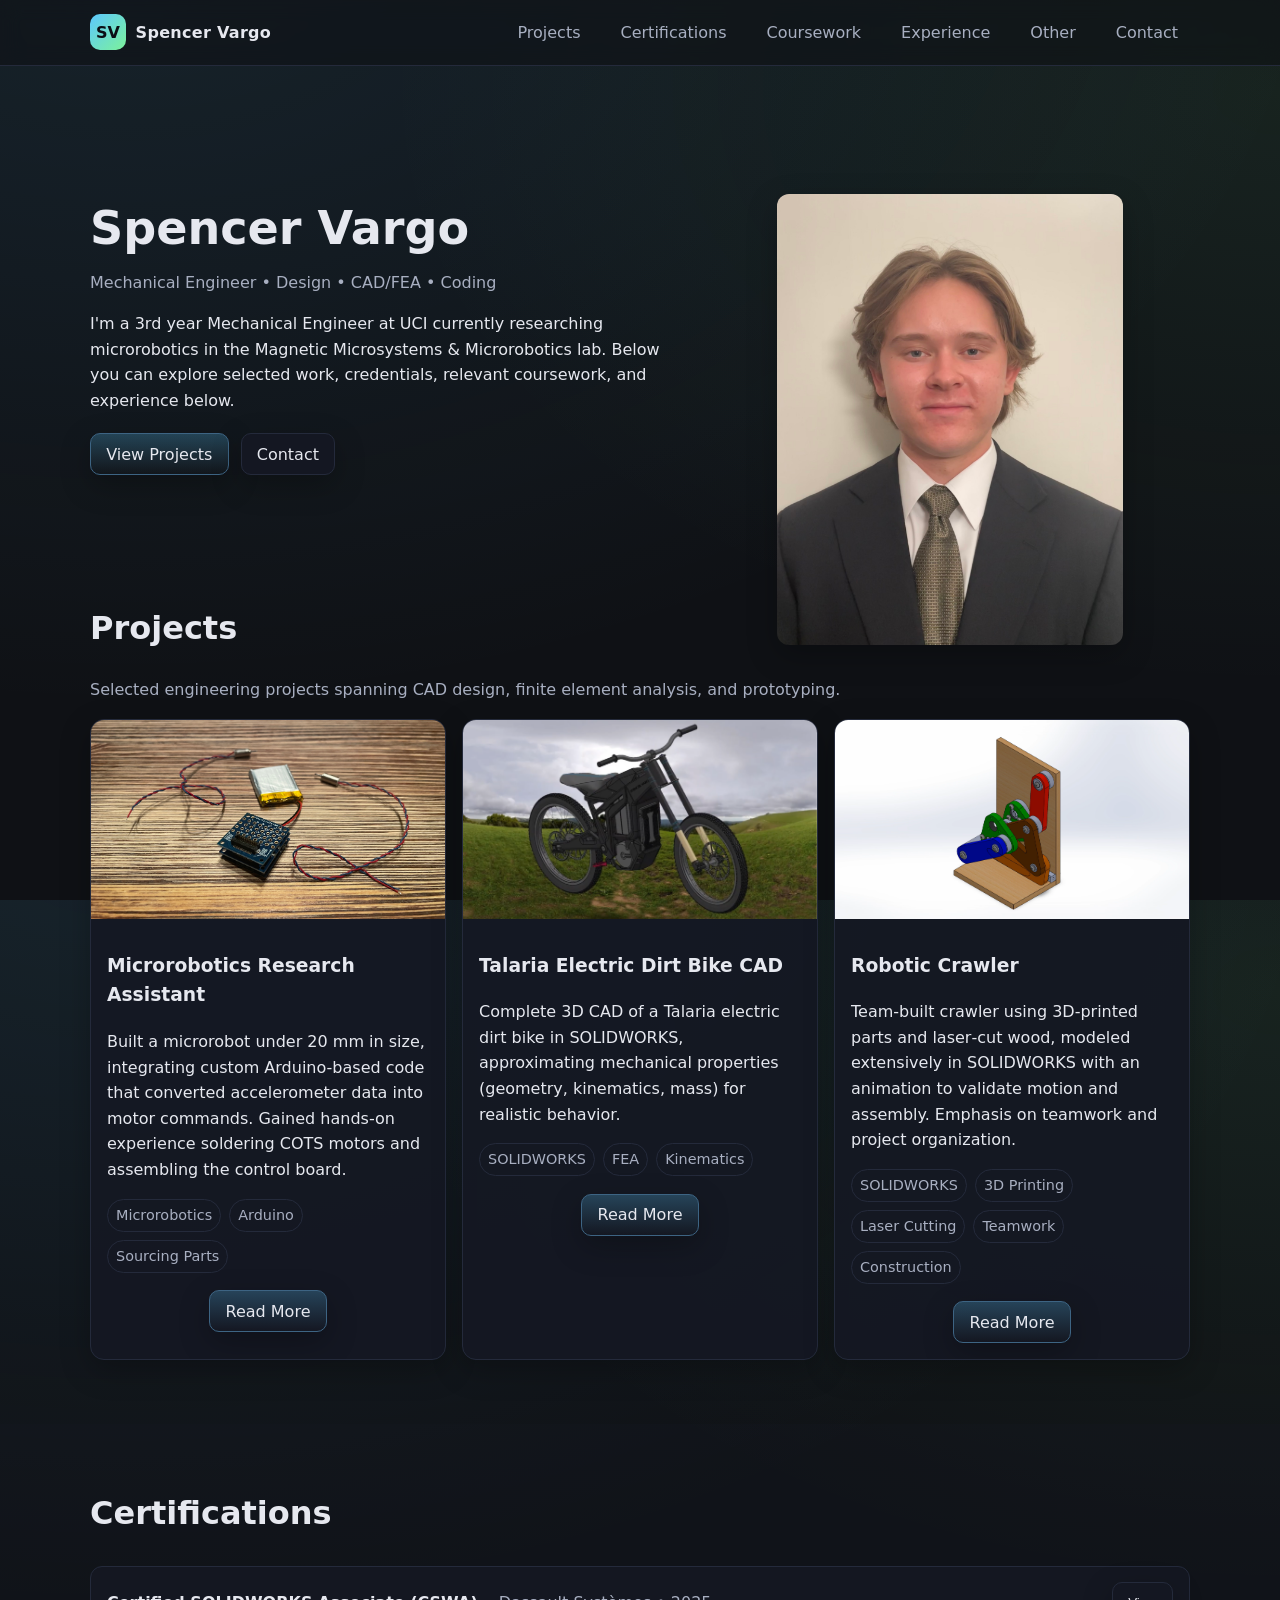
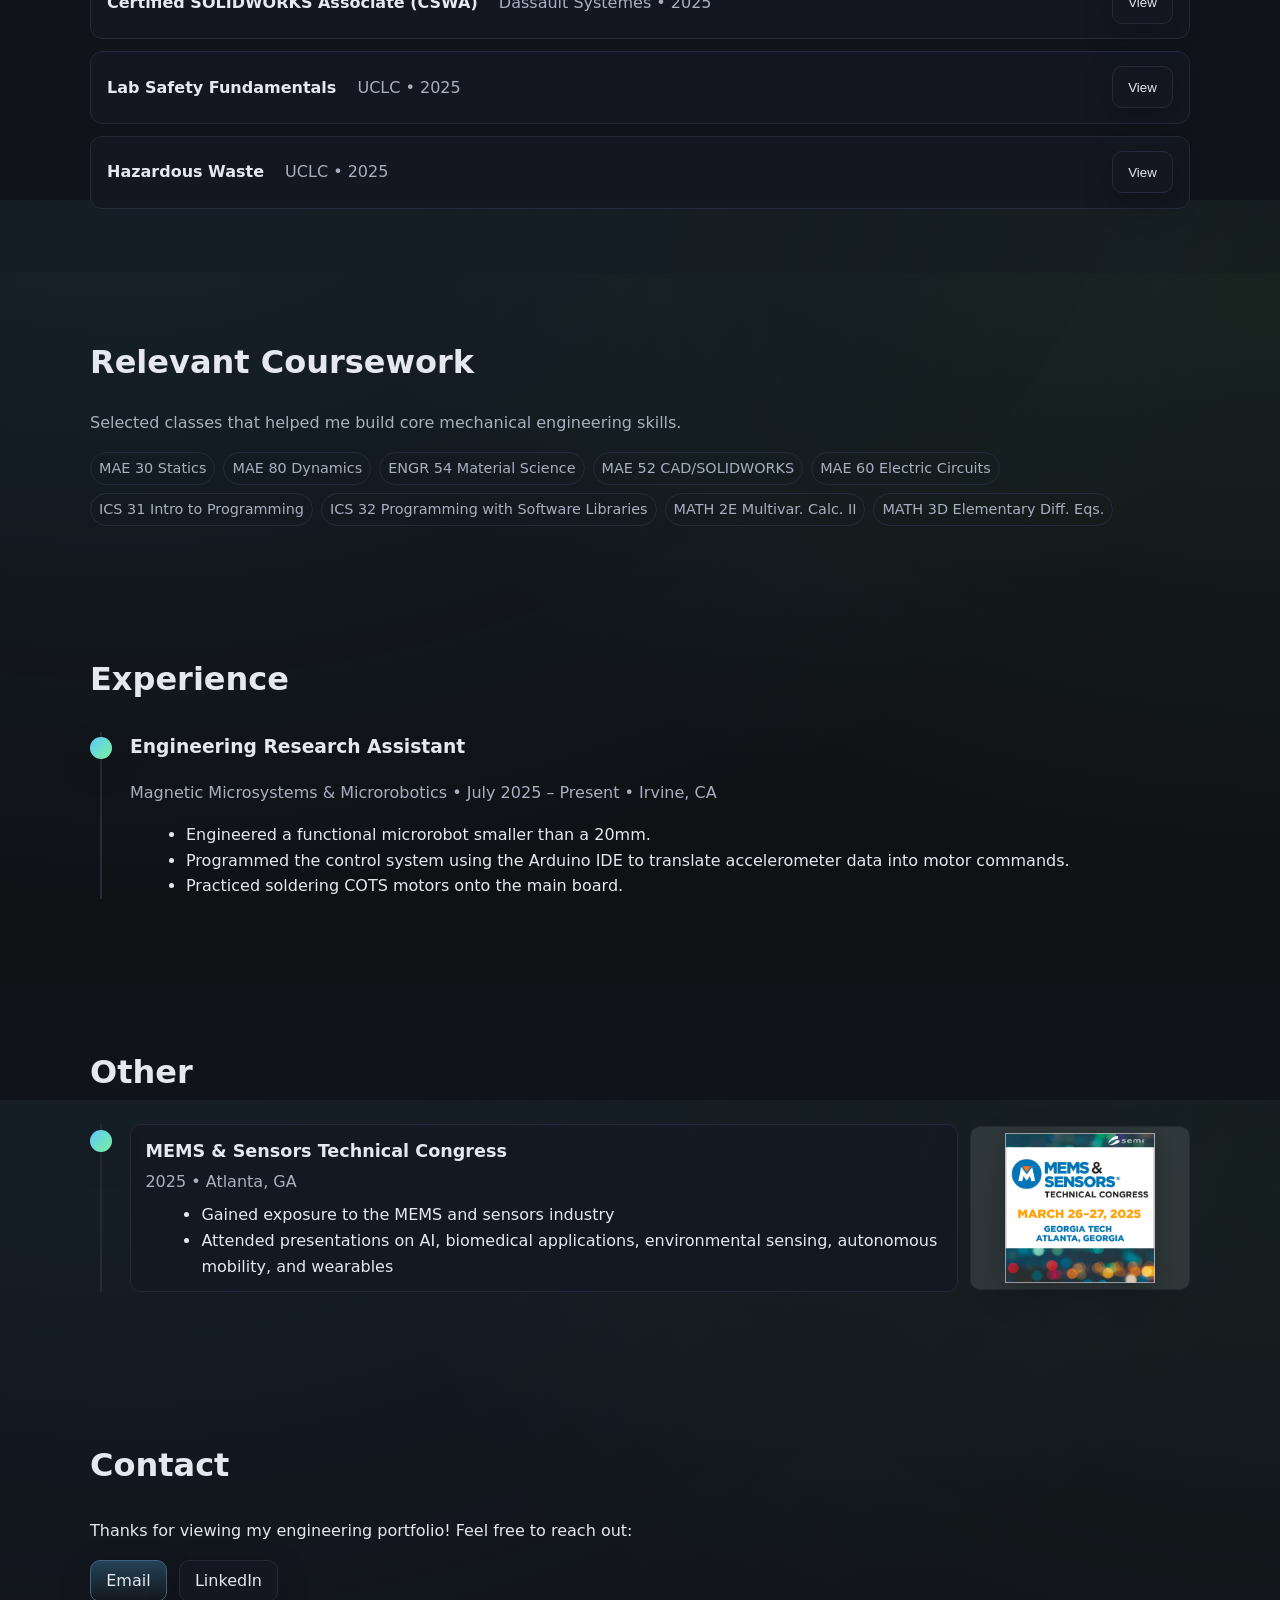
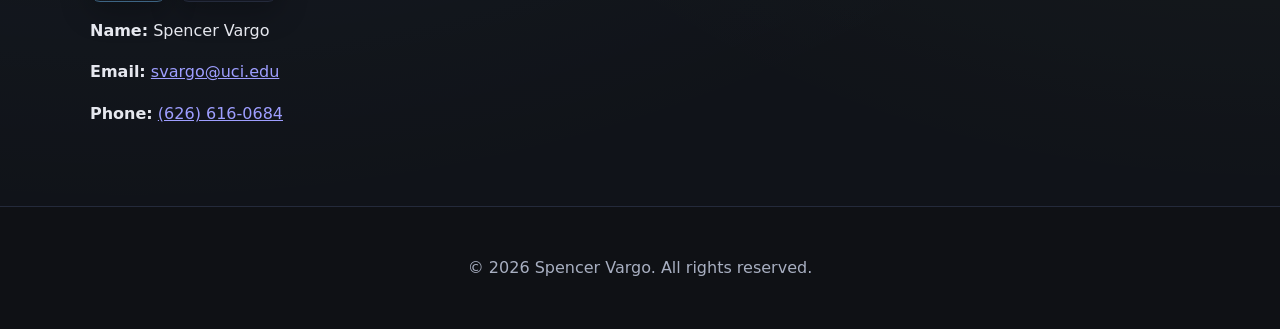
<file: index.html>
<!DOCTYPE html>
<html lang="en">
  <head>
    <meta charset="utf-8" />
    <meta name="viewport" content="width=device-width, initial-scale=1" />
    <title>Spencer Vargo | Mechanical Engineering Portfolio</title>
    <meta name="description" content="Portfolio of Spencer Vargo, Mechanical Engineer. Projects, certifications, and professional experience." />

    <link rel="icon" href="favicon.svg?v=2" type="image/svg+xml" sizes="any" />
    <link rel="stylesheet" href="styles.css" />

    <meta property="og:title" content="Spencer Vargo | Mechanical Engineering Portfolio" />
    <meta property="og:description" content="Explore projects, certifications, and experience in mechanical engineering." />
    <meta property="og:type" content="website" />
  </head>
  <body>
    <a class="skip-link" href="#main">Skip to content</a>

    <header class="site-header" role="banner">
      <div class="container header-inner">
        <a class="brand" href="#home" aria-label="Spencer Vargo Home">
          <span class="brand-mark" aria-hidden="true">SV</span>
          <span class="brand-text">Spencer Vargo</span>
        </a>

        <button class="nav-toggle" aria-controls="site-nav" aria-expanded="false" aria-label="Toggle navigation">
          <span class="nav-toggle-bar" aria-hidden="true"></span>
          <span class="nav-toggle-bar" aria-hidden="true"></span>
          <span class="nav-toggle-bar" aria-hidden="true"></span>
        </button>

        <nav id="site-nav" class="site-nav" role="navigation">
          <ul>
            <li><a href="#projects">Projects</a></li>
            <li><a href="#certifications">Certifications</a></li>
            <li><a href="#coursework">Coursework</a></li>
            <li><a href="#experience">Experience</a></li>
            <li><a href="#other">Other</a></li>
            <li><a href="#contact">Contact</a></li>
          </ul>
        </nav>
      </div>
    </header>

    <main id="main" class="site-main" tabindex="-1">
      <section id="home" class="hero">
        <div class="container hero-inner">
          <div class="hero-copy">
            <h1>Spencer Vargo</h1>
            <p class="tagline">Mechanical Engineer • Design • CAD/FEA • Coding</p>
            <p class="intro">I'm a 3rd year Mechanical Engineer at UCI currently researching microrobotics in the Magnetic Microsystems & Microrobotics lab. Below you can explore selected work, credentials, relevant coursework, and experience below.</p>
            <div class="hero-ctas">
              <a class="button primary" href="#projects">View Projects</a>
              <a class="button" href="#contact">Contact</a>
              <!-- Replace href with your resume file when available, e.g. resume.pdf -->
              <!-- <a class="button" href="resume.pdf" download>Download Resume</a> -->
            </div>
          </div>
          <div class="hero-art" aria-hidden="true">
            <div class="hero-img">
              <img src="images/FullSizeRender.jpg" alt="images/FullSizeRender.jpg" />
            </div>
          </div>
        </div>
      </section>

      <section id="projects" class="section">
        <div class="container">
          <h2>Projects</h2>
          <p class="section-intro">Selected engineering projects spanning CAD design, finite element analysis, and prototyping.</p>
          <div class="grid cards">
            <article class="card">
              <a class="card-media-link" href="projects/microrobotics.html" aria-label="Read more about Microrobotics Research Assistant">
                <div class="card-media"><img src="images/microrobot_cropped.jpg" alt="Microrobotics project image" width="640" height="360" /></div>
              </a>
              <div class="card-body">
                <h3>Microrobotics Research Assistant</h3>
                <p>Built a microrobot under 20 mm in size, integrating custom Arduino-based code that converted accelerometer data into motor commands. Gained hands-on experience soldering COTS motors and assembling the control board.</p>
                <ul class="pill-list">
                  <li>Microrobotics</li>
                  <li>Arduino</li>
                  <li>Sourcing Parts</li>
                </ul>
                <div class="card-actions"><a class="button primary" href="projects/microrobotics.html">Read More</a></div>
              </div>
            </article>

            <article class="card">
              <a class="card-media-link" href="projects/talaria-electric-dirtbike.html" aria-label="Read more about Talaria Electric Dirtbike CAD">
                <div class="card-media"><img src="images/talaria_cropped.png" alt="Talaria electric dirtbike CAD project image" width="640" height="360" /></div>
              </a>
              <div class="card-body">
                <h3>Talaria Electric Dirt Bike CAD</h3>
                <p>Complete 3D CAD of a Talaria electric dirt bike in SOLIDWORKS, approximating mechanical properties (geometry, kinematics, mass) for realistic behavior.</p>
                <ul class="pill-list">
                  <li>SOLIDWORKS</li>
                  <li>FEA</li>
                  <li>Kinematics</li>
                </ul>
                <div class="card-actions"><a class="button primary" href="projects/talaria-electric-dirtbike.html">Read More</a></div>
              </div>
            </article>

            <article class="card">
              <a class="card-media-link" href="projects/composite-arm-analysis.html" aria-label="Read more about Crawler Robotics Platform">
                <div class="card-media"><img src="images/crawler_cropped.png" alt="Crawler robotics project image" width="640" height="420" /></div>
              </a>
              <div class="card-body">
                <h3>Robotic Crawler</h3>
                <p>Team-built crawler using 3D‑printed parts and laser‑cut wood, modeled extensively in SOLIDWORKS with an animation to validate motion and assembly. Emphasis on teamwork and project organization.</p>
                <ul class="pill-list">
                  <li>SOLIDWORKS</li>
                  <li>3D Printing</li>
                  <li>Laser Cutting</li>
                  <li>Teamwork</li>
                  <li>Construction</li>
                </ul>
                <div class="card-actions"><a class="button primary" href="projects/composite-arm-analysis.html">Read More</a></div>
              </div>
            </article>
          </div>

          <!-- Replace sample projects with your content; repeat .card blocks as needed -->
        </div>
      </section>

      <section id="certifications" class="section alt">
        <div class="container">
          <h2>Certifications</h2>
          <ul class="list">
            <li>
              <div class="list-item">
                <div class="list-item-main">
                  <strong>Certified SOLIDWORKS Associate (CSWA)</strong>
                  <span class="meta">Dassault Systèmes • 2025</span>
                </div>
                <div class="list-item-actions">
                  <button type="button" class="button view-cert" data-cert-title="Certified SOLIDWORKS Associate (CSWA)" data-cert-png="images/certificate_cswa-1.png" data-cert-pdf="images/certificate_cswa.pdf" data-cert-img-alt="CSWA certificate image" aria-label="View Certified SOLIDWORKS Associate (CSWA)">View</button>
                </div>
              </div>
            </li>
            <li>
              <div class="list-item">
                <div class="list-item-main">
                  <strong>Lab Safety Fundamentals</strong>
                  <span class="meta">UCLC • 2025</span>
                </div>
                <div class="list-item-actions">
                  <button type="button" class="button view-cert" data-cert-title="Lab Safety Fundamentals" data-cert-png="images/Safety Fundamentals-1.png" aria-label="View Lab Safety Fundamentals">View</button>
                </div>
              </div>
            </li>
            <li>
              <div class="list-item">
                <div class="list-item-main">
                  <strong>Hazardous Waste</strong>
                  <span class="meta">UCLC • 2025</span>
                </div>
                <div class="list-item-actions">
                  <button type="button" class="button view-cert" data-cert-title="Hazardous Waste" data-cert-png="images/Hazardous Waste-1.png" aria-label="View Hazardous Waste">View</button>
                </div>
              </div>
            </li>
          </ul>
          <!-- Edit the list items above to match your certifications -->
        </div>
      </section>

      <section id="coursework" class="section">
        <div class="container">
          <h2>Relevant Coursework</h2>
          <p class="section-intro">Selected classes that helped me build core mechanical engineering skills.</p>
          <ul class="pill-list">
            <li>MAE 30 Statics</li>
            <li>MAE 80 Dynamics</li>
            <li>ENGR 54 Material Science</li>
            <li>MAE 52 CAD/SOLIDWORKS</li>
            <li>MAE 60 Electric Circuits</li>
            <li>ICS 31 Intro to Programming</li>
            <li>ICS 32 Programming with Software Libraries</li>
            <li>MATH 2E Multivar. Calc. II</li>
            <li>MATH 3D Elementary Diff. Eqs.</li>
          </ul>
        </div>
      </section>

      <section id="experience" class="section">
        <div class="container">
          <h2>Experience</h2>
          <div class="timeline">
            <article class="timeline-item">
              <div class="timeline-marker" aria-hidden="true"></div>
              <div class="timeline-content">
                <h3>Engineering Research Assistant</h3>
                <p class="meta">Magnetic Microsystems & Microrobotics • July 2025 – Present • Irvine, CA</p>
                <ul>
                  <li>Engineered a functional microrobot smaller than a 20mm.</li>
                  <li>Programmed the control system using the Arduino IDE to translate accelerometer data into motor commands.</li>
                  <li>Practiced soldering COTS motors onto the main board.</li>
                </ul>
              </div>
            </article>
<!--
            <article class="timeline-item">
              <div class="timeline-marker" aria-hidden="true"></div>
              <div class="timeline-content">
                <h3>engineering Research Assistant</h3>
                <p class="meta">Precision Dynamics • Summer 2022 • City, State</p>
                <ul>
                  <li>Designed sheet‑metal brackets and created detailed drawings with GD&amp;T.</li>
                  <li>Executed FEA studies to validate stress and deflection targets.</li>
                  <li>Supported assembly builds and implemented ECOs.</li>
                </ul>
              </div>
            </article>
          </div>
          <!-- Duplicate .timeline-item blocks as needed; modify content accordingly -->
        </div>
      </section>

      <section id="other" class="section alt">
        <div class="container">
          <h2>Other</h2>
          <div class="timeline">
            <article class="timeline-item featured">
              <div class="timeline-marker" aria-hidden="true"></div>
              <div class="timeline-content">
                <h3>MEMS & Sensors Technical Congress</h3>
                <p class="meta">2025 • Atlanta, GA</p>
                <ul>
                  <li>Gained exposure to the MEMS and sensors industry</li>
                  <li>Attended presentations on AI, biomedical applications, environmental sensing, autonomous mobility, and wearables</li>
                </ul>
              </div>
              <div class="timeline-media">
                <img src="images/MEMS.png" alt="MEMS conference photo" />
              </div>
            </article>
           <!-- <article class="timeline-item">
              <div class="timeline-marker" aria-hidden="true"></div>
              <div class="timeline-content">
                <h3>Drone Experience</h3>
                <p class="meta">2020 • Arcadia, CA</p>
                <ul>
                  <li>JJRC X12 Aurora</li>
      <li>Installed and replaced camera gimbal.</li>
<li>Upgraded motors and blades to improve flight performance.</li>
                </ul>
              </div>
              <div class="timeline-media">
                <img src="images/Drone.png" alt="Drone experience photo" />
              </div>
            </article>-->
          </div>
        </div>
      </section>

      <section id="contact" class="section alt">
        <div class="container">
          <h2>Contact</h2>
          <p>Thanks for viewing my engineering portfolio! Feel free to reach out:</p>
          <div class="contact-actions">
            <!-- Replace the email and LinkedIn URL below with your information -->
            <a class="button primary" href="mailto:svargo@uci.edu">Email</a>
            <a class="button" href="https://www.linkedin.com/in/spencer-c-vargo" target="_blank" rel="noopener">LinkedIn</a>
          </div>
          <div class="contact-details">
            <p><strong>Name:</strong> Spencer Vargo</p>
            <p><strong>Email:</strong> <a href="mailto:svargo@uci.edu">svargo@uci.edu</a></p>
            <p><strong>Phone:</strong> <a href="tel:+1-555-123-4567">(626) 616-0684</a></p>
          </div>
        </div>
      </section>
    </main>

    <div id="cert-modal" class="modal" hidden tabindex="-1">
      <div class="modal-panel" role="dialog" aria-modal="true" aria-labelledby="cert-modal-title">
        <div class="modal-header">
          <h3 id="cert-modal-title">Certification</h3>
          <button type="button" class="button modal-close" aria-label="Close certification viewer">Close</button>
        </div>
        <div class="modal-body">
          <div id="cert-modal-content"></div>
        </div>
        <div class="modal-footer">
          <a id="cert-modal-open" class="button" href="#" target="_blank" rel="noopener">Open in new tab</a>
        </div>
      </div>
    </div>

    <footer class="site-footer">
      <div class="container footer-inner">
        <p>© <span id="year"></span> Spencer Vargo. All rights reserved.</p>
      </div>
    </footer>

    <script src="script.js"></script>
  </body>
  </html>
</file>
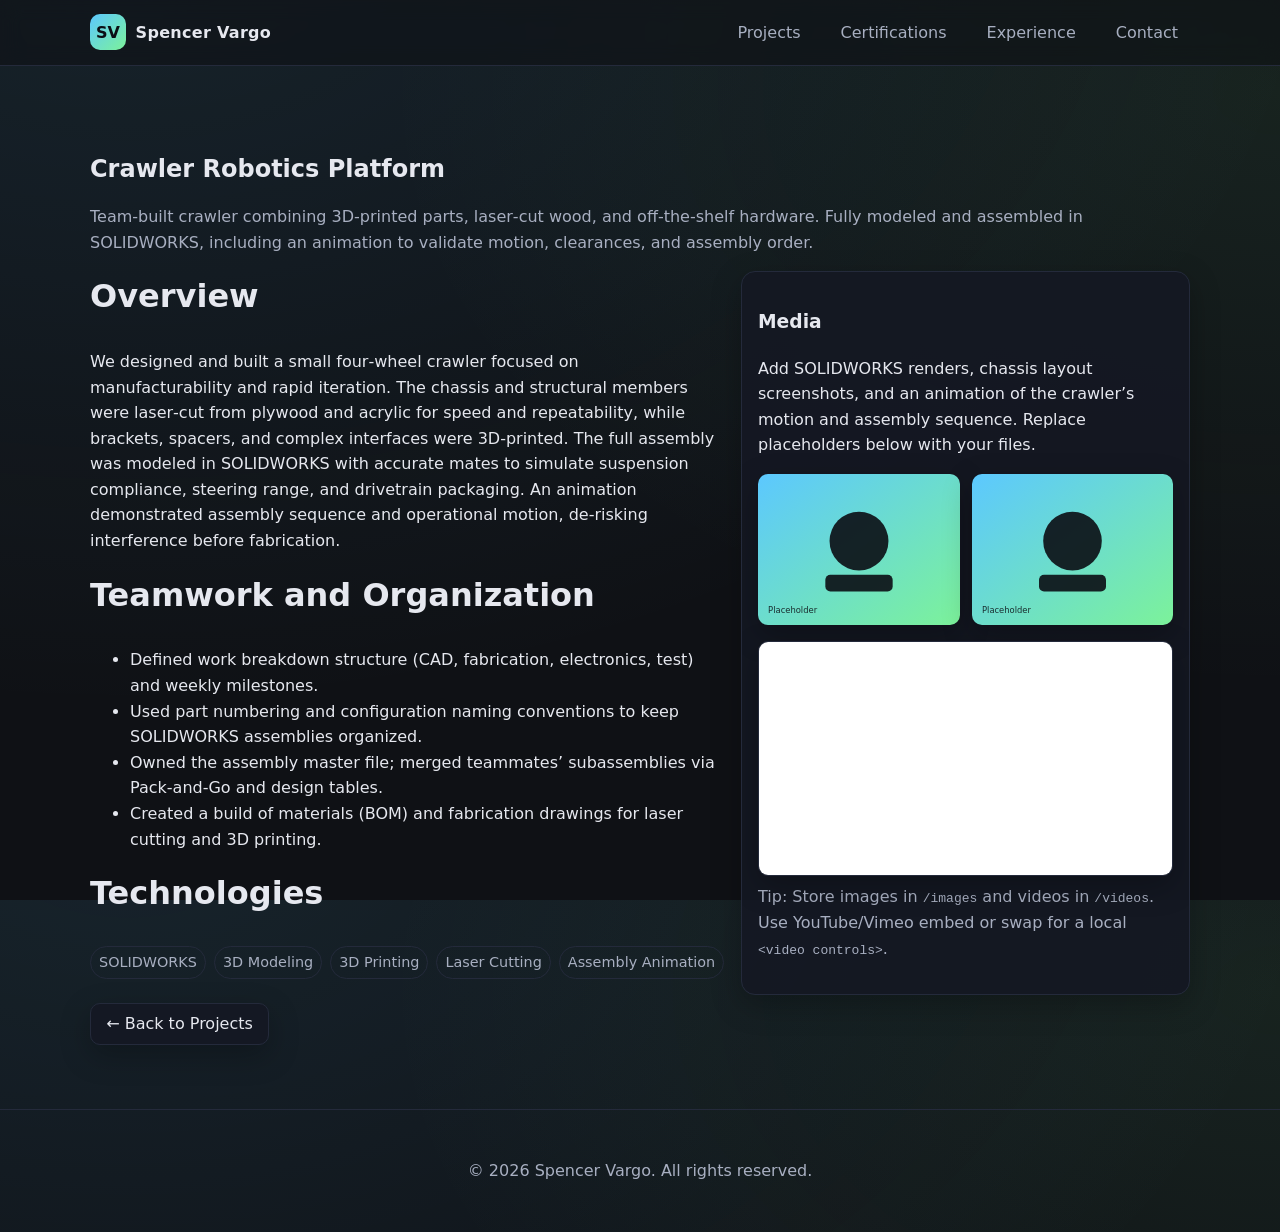
<file: projects/composite-arm-analysis.html>
<!DOCTYPE html>
<html lang="en">
  <head>
    <meta charset="utf-8" />
    <meta name="viewport" content="width=device-width, initial-scale=1" />
    <title>Crawler Robotics Platform | Spencer Vargo</title>
    <meta name="description" content="Team-built crawler using 3D-printed parts and laser-cut wood, fully modeled in SOLIDWORKS with an assembly animation. Emphasis on collaboration and project organization." />
    <link rel="icon" href="../favicon.svg?v=2" type="image/svg+xml" sizes="any" />
    <link rel="stylesheet" href="../styles.css" />
  </head>
  <body>
    <a class="skip-link" href="#main">Skip to content</a>

    <header class="site-header" role="banner">
      <div class="container header-inner">
        <a class="brand" href="../index.html#home" aria-label="Back to home">
          <span class="brand-mark" aria-hidden="true">SV</span>
          <span class="brand-text">Spencer Vargo</span>
        </a>
        <button class="nav-toggle" aria-controls="site-nav" aria-expanded="false" aria-label="Toggle navigation">
          <span class="nav-toggle-bar" aria-hidden="true"></span>
          <span class="nav-toggle-bar" aria-hidden="true"></span>
          <span class="nav-toggle-bar" aria-hidden="true"></span>
        </button>
        <nav id="site-nav" class="site-nav" role="navigation">
          <ul>
            <li><a href="../index.html#projects">Projects</a></li>
            <li><a href="../index.html#certifications">Certifications</a></li>
            <li><a href="../index.html#experience">Experience</a></li>
            <li><a href="../index.html#contact">Contact</a></li>
          </ul>
        </nav>
      </div>
    </header>

    <main id="main" class="site-main" tabindex="-1">
      <section class="section">
        <div class="container">
          <h1>Crawler Robotics Platform</h1>
          <p class="section-intro">Team-built crawler combining 3D‑printed parts, laser‑cut wood, and off‑the‑shelf hardware. Fully modeled and assembled in SOLIDWORKS, including an animation to validate motion, clearances, and assembly order.</p>

          <div class="grid">
            <div style="grid-column: span 7;">
              <h2>Overview</h2>
              <p>We designed and built a small four‑wheel crawler focused on manufacturability and rapid iteration. The chassis and structural members were laser‑cut from plywood and acrylic for speed and repeatability, while brackets, spacers, and complex interfaces were 3D‑printed. The full assembly was modeled in SOLIDWORKS with accurate mates to simulate suspension compliance, steering range, and drivetrain packaging. An animation demonstrated assembly sequence and operational motion, de‑risking interference before fabrication.</p>

              <h2>Teamwork and Organization</h2>
              <ul>
                <li>Defined work breakdown structure (CAD, fabrication, electronics, test) and weekly milestones.</li>
                <li>Used part numbering and configuration naming conventions to keep SOLIDWORKS assemblies organized.</li>
                <li>Owned the assembly master file; merged teammates’ subassemblies via Pack‑and‑Go and design tables.</li>
                <li>Created a build of materials (BOM) and fabrication drawings for laser cutting and 3D printing.</li>
              </ul>

              <h2>Technologies</h2>
              <ul class="pill-list">
                <li>SOLIDWORKS</li>
                <li>3D Modeling</li>
                <li>3D Printing</li>
                <li>Laser Cutting</li>
                <li>Assembly Animation</li>
              </ul>

              <div style="margin-top: 1.5rem;">
                <a class="button" href="../index.html#projects">← Back to Projects</a>
              </div>
            </div>
            <aside style="grid-column: span 5;">
              <div class="card" style="grid-template-rows: auto auto;">
                <div class="card-body">
                  <h3>Media</h3>
                  <p>Add SOLIDWORKS renders, chassis layout screenshots, and an animation of the crawler’s motion and assembly sequence. Replace placeholders below with your files.</p>
                  <div class="media-grid">
                    <img src="../images/hero-placeholder.svg" alt="Crawler CAD render placeholder" />
                    <img src="../images/hero-placeholder.svg" alt="Laser‑cut chassis layout placeholder" />
                  </div>
                  <div style="margin-top: 1rem;">
                    <div class="video-wrapper">
                      <!-- Replace the src with your hosted video URL (YouTube, Vimeo, or local MP4 in /videos) -->
                      <iframe width="560" height="315" src="https://www.youtube.com/embed/FXBaWS0YFPI?si=Y3vOmG38dz4eVZ2g" title="YouTube video player" frameborder="0" allow="accelerometer; autoplay; clipboard-write; encrypted-media; gyroscope; picture-in-picture; web-share" referrerpolicy="strict-origin-when-cross-origin" allowfullscreen></iframe>
                    </div>
                  </div>
                  <p style="color: var(--muted); margin-top: .5rem;">Tip: Store images in <code>/images</code> and videos in <code>/videos</code>. Use YouTube/Vimeo embed or swap for a local <code>&lt;video controls&gt;</code>.</p>
                </div>
              </div>
            </aside>
          </div>
        </div>
      </section>
    </main>

    <footer class="site-footer">
      <div class="container footer-inner">
        <p>© <span id="year"></span> Spencer Vargo. All rights reserved.</p>
      </div>
    </footer>

    <script src="../script.js"></script>
  </body>
  </html>
</file>
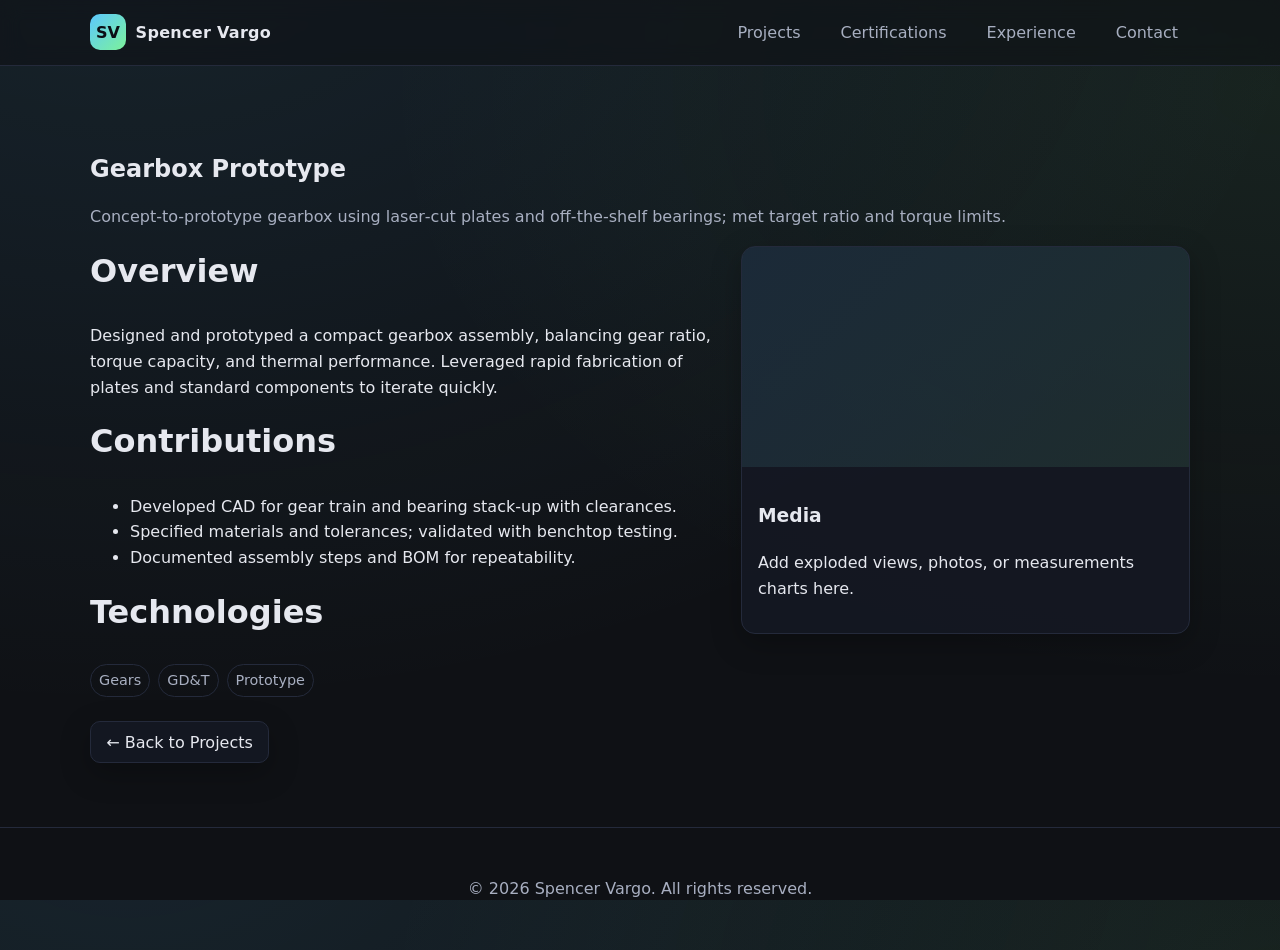
<file: projects/gearbox-prototype.html>
<!DOCTYPE html>
<html lang="en">
  <head>
    <meta charset="utf-8" />
    <meta name="viewport" content="width=device-width, initial-scale=1" />
    <title>Gearbox Prototype | Spencer Vargo</title>
    <meta name="description" content="Detailed case study for Gearbox Prototype project by Spencer Vargo." />
    <link rel="icon" href="../favicon.svg?v=2" type="image/svg+xml" sizes="any" />
    <link rel="stylesheet" href="../styles.css" />
  </head>
  <body>
    <a class="skip-link" href="#main">Skip to content</a>

    <header class="site-header" role="banner">
      <div class="container header-inner">
        <a class="brand" href="../index.html#home" aria-label="Back to home">
          <span class="brand-mark" aria-hidden="true">SV</span>
          <span class="brand-text">Spencer Vargo</span>
        </a>
        <button class="nav-toggle" aria-controls="site-nav" aria-expanded="false" aria-label="Toggle navigation">
          <span class="nav-toggle-bar" aria-hidden="true"></span>
          <span class="nav-toggle-bar" aria-hidden="true"></span>
          <span class="nav-toggle-bar" aria-hidden="true"></span>
        </button>
        <nav id="site-nav" class="site-nav" role="navigation">
          <ul>
            <li><a href="../index.html#projects">Projects</a></li>
            <li><a href="../index.html#certifications">Certifications</a></li>
            <li><a href="../index.html#experience">Experience</a></li>
            <li><a href="../index.html#contact">Contact</a></li>
          </ul>
        </nav>
      </div>
    </header>

    <main id="main" class="site-main" tabindex="-1">
      <section class="section">
        <div class="container">
          <h1>Gearbox Prototype</h1>
          <p class="section-intro">Concept-to-prototype gearbox using laser‑cut plates and off‑the‑shelf bearings; met target ratio and torque limits.</p>

          <div class="grid">
            <div style="grid-column: span 7;">
              <h2>Overview</h2>
              <p>Designed and prototyped a compact gearbox assembly, balancing gear ratio, torque capacity, and thermal performance. Leveraged rapid fabrication of plates and standard components to iterate quickly.</p>

              <h2>Contributions</h2>
              <ul>
                <li>Developed CAD for gear train and bearing stack-up with clearances.</li>
                <li>Specified materials and tolerances; validated with benchtop testing.</li>
                <li>Documented assembly steps and BOM for repeatability.</li>
              </ul>

              <h2>Technologies</h2>
              <ul class="pill-list">
                <li>Gears</li>
                <li>GD&amp;T</li>
                <li>Prototype</li>
              </ul>

              <div style="margin-top: 1.5rem;">
                <a class="button" href="../index.html#projects">← Back to Projects</a>
              </div>
            </div>
            <aside style="grid-column: span 5;">
              <div class="card" style="grid-template-rows: 220px auto;">
                <div class="card-media placeholder" aria-hidden="true"></div>
                <div class="card-body">
                  <h3>Media</h3>
                  <p>Add exploded views, photos, or measurements charts here.</p>
                </div>
              </div>
            </aside>
          </div>
        </div>
      </section>
    </main>

    <footer class="site-footer">
      <div class="container footer-inner">
        <p>© <span id="year"></span> Spencer Vargo. All rights reserved.</p>
      </div>
    </footer>

    <script src="../script.js"></script>
  </body>
  </html>
</file>
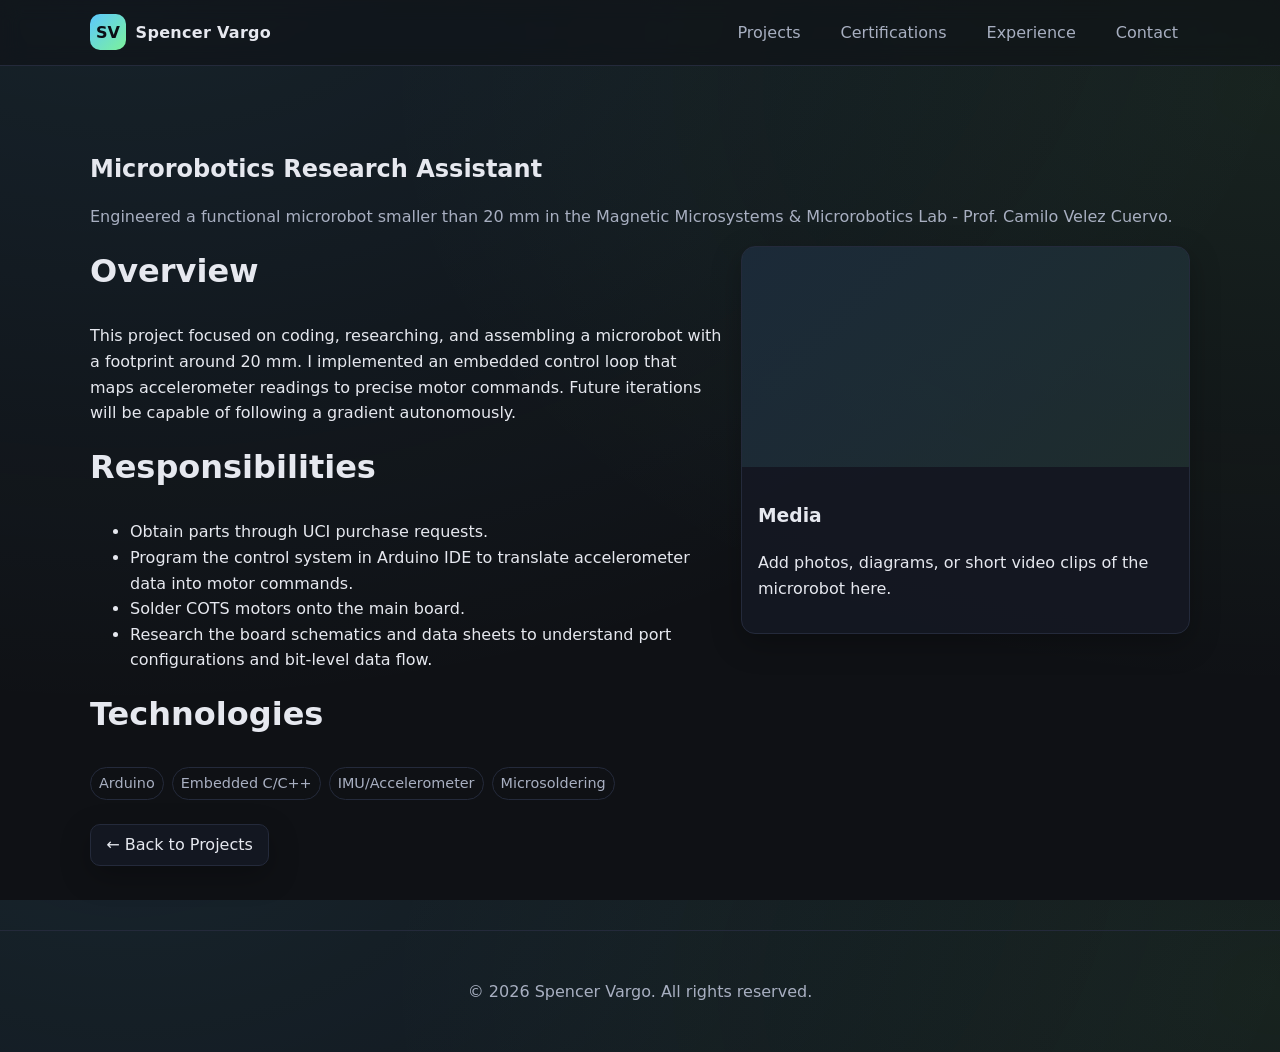
<file: projects/microrobotics.html>
<!DOCTYPE html>
<html lang="en">
  <head>
    <meta charset="utf-8" />
    <meta name="viewport" content="width=device-width, initial-scale=1" />
    <title>Microrobotics Research Assistant | Spencer Vargo</title>
    <meta name="description" content="Detailed case study for Microrobotics Research Assistant project by Spencer Vargo." />
    <link rel="icon" href="../favicon.svg?v=2" type="image/svg+xml" sizes="any" />
    <link rel="stylesheet" href="../styles.css" />
  </head>
  <body>
    <a class="skip-link" href="#main">Skip to content</a>

    <header class="site-header" role="banner">
      <div class="container header-inner">
        <a class="brand" href="../index.html#home" aria-label="Back to home">
          <span class="brand-mark" aria-hidden="true">SV</span>
          <span class="brand-text">Spencer Vargo</span>
        </a>
        <button class="nav-toggle" aria-controls="site-nav" aria-expanded="false" aria-label="Toggle navigation">
          <span class="nav-toggle-bar" aria-hidden="true"></span>
          <span class="nav-toggle-bar" aria-hidden="true"></span>
          <span class="nav-toggle-bar" aria-hidden="true"></span>
        </button>
        <nav id="site-nav" class="site-nav" role="navigation">
          <ul>
            <li><a href="../index.html#projects">Projects</a></li>
            <li><a href="../index.html#certifications">Certifications</a></li>
            <li><a href="../index.html#experience">Experience</a></li>
            <li><a href="../index.html#contact">Contact</a></li>
          </ul>
        </nav>
      </div>
    </header>

    <main id="main" class="site-main" tabindex="-1">
      <section class="section">
        <div class="container">
          <h1>Microrobotics Research Assistant</h1>
          <p class="section-intro">Engineered a functional microrobot smaller than 20 mm in the Magnetic Microsystems & Microrobotics Lab - Prof. Camilo Velez Cuervo.</p>

          <div class="grid">
            <div style="grid-column: span 7;">
              <h2>Overview</h2>
              <p>This project focused on coding, researching, and assembling a microrobot with a footprint around 20 mm. I implemented an embedded control loop that maps accelerometer readings to precise motor commands. Future iterations will be capable of following a gradient autonomously.</p>

              <h2>Responsibilities</h2>
              <ul>
                <li>Obtain parts through UCI purchase requests.</li>
                <li>Program the control system in Arduino IDE to translate accelerometer data into motor commands.</li>
                <li>Solder COTS motors onto the main board.</li>
                <li>Research the board schematics and data sheets to understand port configurations and bit-level data flow.</li>
              </ul>

              <h2>Technologies</h2>
              <ul class="pill-list">
                <li>Arduino</li>
                <li>Embedded C/C++</li>
                <li>IMU/Accelerometer</li>
                <li>Microsoldering</li>
              </ul>

              <div style="margin-top: 1.5rem;">
                <a class="button" href="../index.html#projects">← Back to Projects</a>
              </div>
            </div>
            <aside style="grid-column: span 5;">
              <div class="card" style="grid-template-rows: 220px auto;">
                <div class="card-media placeholder" aria-hidden="true"></div>
                <div class="card-body">
                  <h3>Media</h3>
                  <p>Add photos, diagrams, or short video clips of the microrobot here.</p>
                </div>
              </div>
            </aside>
          </div>
        </div>
      </section>
    </main>

    <footer class="site-footer">
      <div class="container footer-inner">
        <p>© <span id="year"></span> Spencer Vargo. All rights reserved.</p>
      </div>
    </footer>

    <script src="../script.js"></script>
  </body>
  </html>
</file>
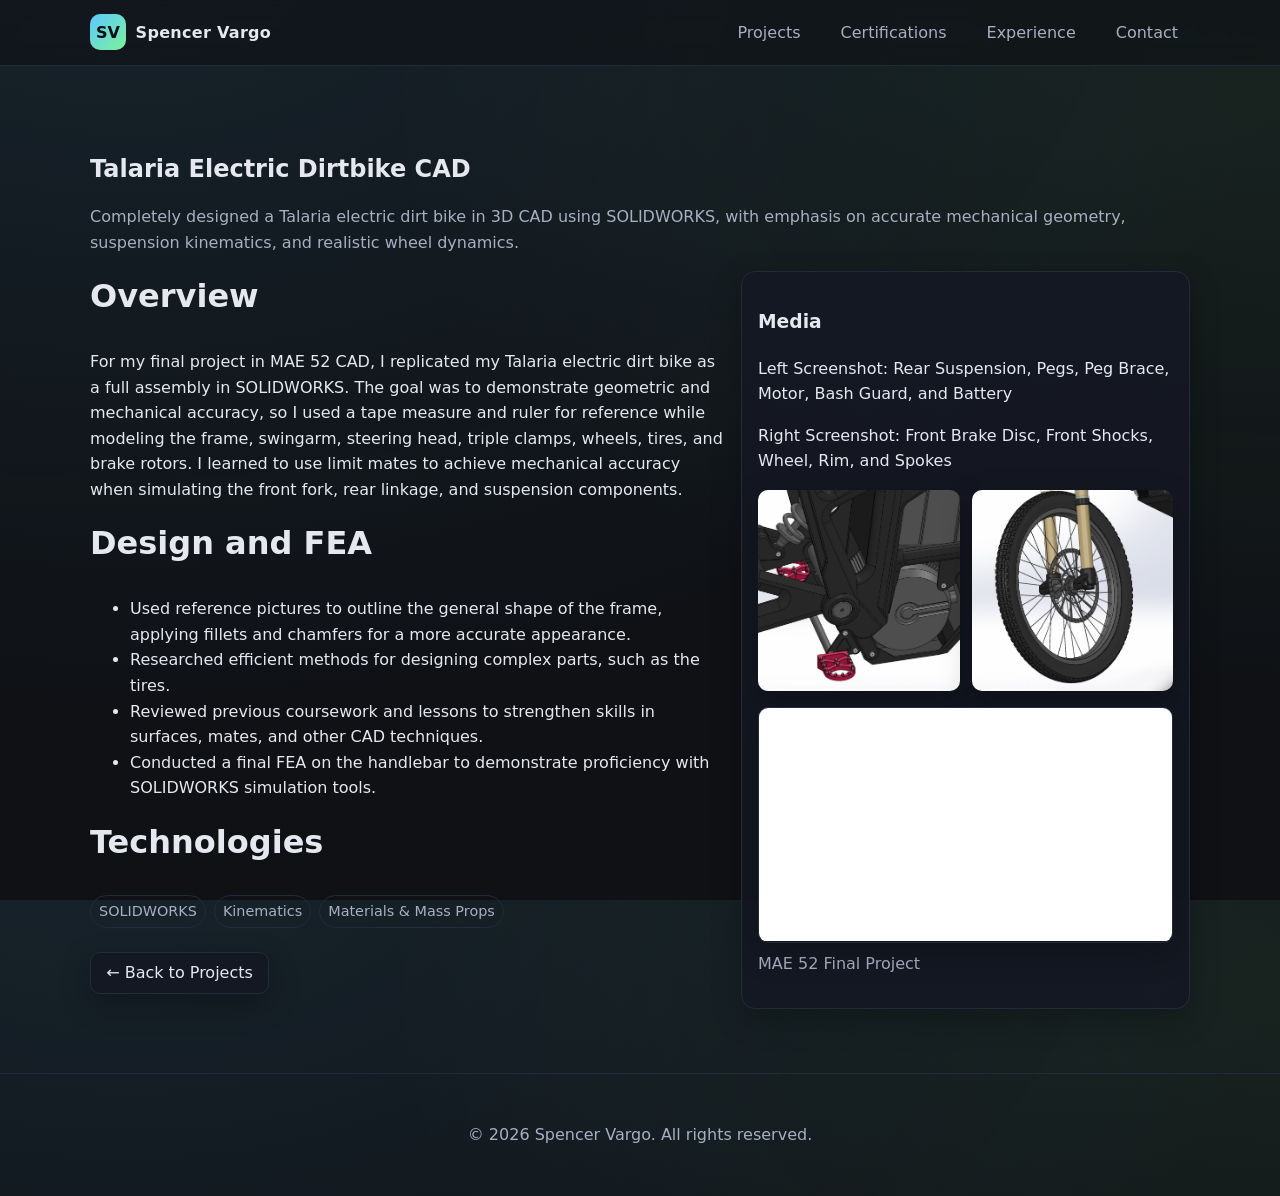
<file: projects/talaria-electric-dirtbike.html>
<!DOCTYPE html>
<html lang="en">
  <head>
    <meta charset="utf-8" />
    <meta name="viewport" content="width=device-width, initial-scale=1" />
    <title>Talaria Electric Dirtbike CAD | Spencer Vargo</title>
    <meta name="description" content="Complete 3D CAD of a Talaria electric dirtbike in SOLIDWORKS, with approximated mechanical properties and kinematics." />
    <link rel="icon" href="../favicon.svg?v=2" type="image/svg+xml" sizes="any" />
    <link rel="stylesheet" href="../styles.css" />
    <style>
      /* Page-local helpers for media; kept minimal and generic */
      .media-grid { display: grid; grid-template-columns: repeat(12, 1fr); gap: .75rem; }
      .media-grid > * { grid-column: span 6; }
      .media-grid img { width: 100%; height: auto; border-radius: 10px; display: block; box-shadow: var(--shadow); }
      .video-wrapper { position: relative; width: 100%; padding-top: 56.25%; border-radius: 10px; overflow: hidden; box-shadow: var(--shadow); border: 1px solid var(--border); background: color-mix(in oklab, var(--panel), transparent 20%); }
      .video-wrapper iframe { position: absolute; inset: 0; width: 100%; height: 100%; border: 0; }
      @media (max-width: 900px) { .media-grid > * { grid-column: span 12; } }
    </style>
  </head>
  <body>
    <a class="skip-link" href="#main">Skip to content</a>

    <header class="site-header" role="banner">
      <div class="container header-inner">
        <a class="brand" href="../index.html#home" aria-label="Back to home">
          <span class="brand-mark" aria-hidden="true">SV</span>
          <span class="brand-text">Spencer Vargo</span>
        </a>
        <button class="nav-toggle" aria-controls="site-nav" aria-expanded="false" aria-label="Toggle navigation">
          <span class="nav-toggle-bar" aria-hidden="true"></span>
          <span class="nav-toggle-bar" aria-hidden="true"></span>
          <span class="nav-toggle-bar" aria-hidden="true"></span>
        </button>
        <nav id="site-nav" class="site-nav" role="navigation">
          <ul>
            <li><a href="../index.html#projects">Projects</a></li>
            <li><a href="../index.html#certifications">Certifications</a></li>
            <li><a href="../index.html#experience">Experience</a></li>
            <li><a href="../index.html#contact">Contact</a></li>
          </ul>
        </nav>
      </div>
    </header>

    <main id="main" class="site-main" tabindex="-1">
      <section class="section">
        <div class="container">
          <h1>Talaria Electric Dirtbike CAD</h1>
          <p class="section-intro">Completely designed a Talaria electric dirt bike in 3D CAD using SOLIDWORKS, with emphasis on accurate mechanical geometry, suspension kinematics, and realistic wheel dynamics.</p>

          <div class="grid">
            <div style="grid-column: span 7;">
              <h2>Overview</h2>
              <p>For my final project in MAE 52 CAD, I replicated my Talaria electric dirt bike as a full assembly in SOLIDWORKS. The goal was to demonstrate geometric and mechanical accuracy, so I used a tape measure and ruler for reference while modeling the frame, swingarm, steering head, triple clamps, wheels, tires, and brake rotors. I learned to use limit mates to achieve mechanical accuracy when simulating the front fork, rear linkage, and suspension components.</p>

              <h2>Design and FEA</h2>
              <ul>
                <li>Used reference pictures to outline the general shape of the frame, applying fillets and chamfers for a more accurate appearance.</li>
                <li>Researched efficient methods for designing complex parts, such as the tires.</li>
                <li>Reviewed previous coursework and lessons to strengthen skills in surfaces, mates, and other CAD techniques.</li>
                <li>Conducted a final FEA on the handlebar to demonstrate proficiency with SOLIDWORKS simulation tools.</li>
              </ul>

              <h2>Technologies</h2>
              <ul class="pill-list">
                <li>SOLIDWORKS</li>
                <li>Kinematics</li>
                <li>Materials & Mass Props</li>
              </ul>

              <div style="margin-top: 1.5rem;">
                <a class="button" href="../index.html#projects">← Back to Projects</a>
              </div>
            </div>

            <aside style="grid-column: span 5;">
              <div class="card" style="grid-template-rows: auto auto;">
                <div class="card-body">
                  <h3>Media</h3>
                  <p>Left Screenshot: Rear Suspension, Pegs, Peg Brace, Motor, Bash Guard, and Battery</p>
                  <p>Right Screenshot: Front Brake Disc, Front Shocks, Wheel, Rim, and Spokes</p>
                  <div class="media-grid">
                    <img src="../images/closeup-01.jpg" alt="Talaria CAD render placeholder" />
                    <img src="../images/closeup-02.jpg" alt="Suspension linkage close‑up placeholder" />
                  </div>
                  <div style="margin-top: 1rem;">
                    <div class="video-wrapper">
                      <!-- Replace the src with your hosted video URL (YouTube, Vimeo, or self-hosted MP4 in /videos) -->
                      <iframe width="560" height="315" src="https://www.youtube.com/embed/1gse7xhvzrc?si=Erlmb9z4fghDrym8" title="YouTube video player" frameborder="0" allow="accelerometer; autoplay; clipboard-write; encrypted-media; gyroscope; picture-in-picture; web-share" referrerpolicy="strict-origin-when-cross-origin" allowfullscreen></iframe>
                    </div>
                  </div>
                  <p style="color: var(--muted); margin-top: .5rem;">MAE 52 Final Project</p>
                </div>
              </div>
            </aside>
          </div>
        </div>
      </section>
    </main>

    <footer class="site-footer">
      <div class="container footer-inner">
        <p>© <span id="year"></span> Spencer Vargo. All rights reserved.</p>
      </div>
    </footer>

    <script src="../script.js"></script>
  </body>
  </html>
</file>
<file: styles.css>
/*
  Spencer Vargo Portfolio Styles
  - Modern, responsive, accessible
*/

:root {
  --bg: #0f1115;
  --panel: #151823;
  --text: #e6e8ef;
  --muted: #a8afc1;
  --primary: #5cc8ff;
  --primary-600: #42b8f5;
  --accent: #7cf29a;
  --border: #242a3b;
  --shadow: 0 10px 30px rgba(0, 0, 0, 0.25);
}

* { box-sizing: border-box; }
html { color-scheme: dark; }
html, body { height: 100%; }
body {
  margin: 0;
  font-family: system-ui, -apple-system, Segoe UI, Roboto, Ubuntu, Cantarell, Noto Sans, Helvetica, Arial, "Apple Color Emoji", "Segoe UI Emoji";
  background: radial-gradient(1200px 800px at 10% -10%, rgba(92,200,255,0.1), transparent),
              radial-gradient(900px 600px at 100% 10%, rgba(124,242,154,0.08), transparent),
              var(--bg);
  color: var(--text);
  line-height: 1.6;
}

.container {
  width: min(1100px, 92%);
  margin-inline: auto;
}

/* Accessibility */
.skip-link {
  position: absolute;
  left: -9999px;
  top: auto;
  width: 1px;
  height: 1px;
  overflow: hidden;
}
.skip-link:focus {
  position: fixed;
  left: 1rem;
  top: 1rem;
  width: auto;
  height: auto;
  background: var(--panel);
  color: var(--text);
  border: 1px solid var(--border);
  padding: .5rem .75rem;
  border-radius: .5rem;
  z-index: 1000;
}

/* Header */
.site-header {
  position: sticky;
  top: 0;
  backdrop-filter: saturate(120%) blur(10px);
  background: color-mix(in oklab, var(--bg), transparent 40%);
  border-bottom: 1px solid var(--border);
  z-index: 999;
}
.header-inner {
  display: flex;
  align-items: center;
  justify-content: space-between;
  padding: .9rem 0;
}
.brand {
  display: inline-flex;
  align-items: center;
  gap: .6rem;
  text-decoration: none;
  color: var(--text);
  font-weight: 700;
}
.brand-mark {
  width: 36px;
  height: 36px;
  display: grid;
  place-items: center;
  border-radius: 10px;
  background: linear-gradient(135deg, var(--primary), var(--accent));
  color: #0b0e14;
  font-weight: 900;
}
.brand-text { letter-spacing: .3px; }

.site-nav ul {
  list-style: none;
  display: flex;
  gap: 1rem;
  margin: 0;
  padding: 0;
}
.site-nav a {
  color: var(--muted);
  text-decoration: none;
  padding: .5rem .75rem;
  border-radius: .5rem;
}
.site-nav a:hover { color: var(--text); background: color-mix(in oklab, var(--panel), transparent 40%); }

.nav-toggle {
  display: none;
  background: none;
  border: none;
  padding: .5rem;
  border-radius: .5rem;
}
.nav-toggle:focus-visible { outline: 2px solid var(--primary); }
.nav-toggle-bar {
  width: 24px;
  height: 2px;
  background: var(--text);
  display: block;
}
.nav-toggle-bar + .nav-toggle-bar { margin-top: 5px; }

/* Hero */
.hero {
  padding: min(14vh, 8rem) 0 4rem;
}
.hero-inner {
  display: grid;
  grid-template-columns: 1.1fr .9fr;
  gap: 2rem;
  align-items: center;
}
.hero h1 {
  font-size: clamp(2rem, 3.6vw, 3rem);
  margin: 0 0 .25rem 0;
}
.tagline { color: var(--muted); margin: 0 0 1rem 0; }
.intro { margin: 0 0 1.25rem 0; }
.hero-ctas { display: flex; gap: .75rem; flex-wrap: wrap; }

.button {
  display: inline-flex;
  align-items: center;
  gap: .45rem;
  height: 42px;
  padding: 0 .95rem;
  border-radius: 10px;
  text-decoration: none;
  color: var(--text);
  border: 1px solid var(--border);
  background: color-mix(in oklab, var(--panel), transparent 10%);
  box-shadow: var(--shadow);
}
.button.primary { border-color: color-mix(in oklab, var(--primary), var(--border) 60%); background: linear-gradient(180deg, color-mix(in oklab, var(--primary), transparent 75%), transparent); }
.button:hover { transform: translateY(-1px); }

.hero-art { position: relative; height: 280px; }
.hero-img { position: relative; display: grid; place-items: center; height: 100%; }
.hero-img img { max-width: 72%; max-height: 100%; height: auto; border-radius: 12px; box-shadow: var(--shadow); position: relative; z-index: 1; }

/* Sections */
.section { padding: 4rem 0; }
.section.alt { background: color-mix(in oklab, var(--panel), transparent 70%); }
.section h2 { font-size: clamp(1.4rem, 2.6vw, 2rem); margin-top: 0; }
.section-intro { color: var(--muted); margin-top: -0.25rem; }

.grid {
  display: grid;
  grid-template-columns: repeat(12, 1fr);
  gap: 1rem;
}
.cards > * { grid-column: span 4; }

.card {
  background: color-mix(in oklab, var(--panel), transparent 10%);
  border: 1px solid var(--border);
  border-radius: 14px;
  overflow: hidden;
  box-shadow: var(--shadow);
  display: grid;
  grid-template-rows: 220px auto;
}

.section#projects .card {
  background: color-mix(in oklab, var(--panel), transparent 10%);
  border: 1px solid var(--border);
  border-radius: 14px;
  overflow: hidden;
  box-shadow: var(--shadow);
  display: grid;
  grid-template-rows: 200px auto;
  row-gap: .25rem;
}
.card-media-link { display: block; height: 100%; }
.card-media-link:focus-visible { outline: 2px solid var(--primary); outline-offset: 4px; border-radius: 12px; }
.card-media { transform: translateY(0); transition: transform .3s ease, filter .3s ease; }
.card-media-link:hover .card-media,
.card-media-link:focus-visible .card-media { transform: translateY(-6px); filter: brightness(1.05); }
.card-media img { width: 100%; height: 100%; object-fit: cover; display: block; }
.card-actions { margin-top: 1.1rem; display: grid; place-items: center; }
.card-media.placeholder { background: linear-gradient(135deg, color-mix(in oklab, var(--primary), transparent 80%), color-mix(in oklab, var(--accent), transparent 80%)); opacity: .5; }
.card-body { padding: 1rem; }
.section#projects .card-body { padding: .5rem 1rem 1rem; }
.pill-list { list-style: none; display: flex; gap: .5rem; margin: .75rem 0 0; padding: 0; flex-wrap: wrap; }
.pill-list li { border: 1px solid var(--border); color: var(--muted); padding: .25rem .5rem; border-radius: 999px; font-size: .9rem; }

/* Certifications */
.list { list-style: none; padding: 0; margin: 0; display: grid; gap: .75rem; }
.list-item { background: color-mix(in oklab, var(--panel), transparent 10%); border: 1px solid var(--border); border-radius: 12px; padding: .9rem 1rem; display: flex; justify-content: space-between; align-items: center; }
.list .meta { color: var(--muted); margin-left: 1rem; }
.list-item-actions { display: flex; gap: .5rem; }

/* Modal */
.modal[hidden] { display: none !important; }
.modal { position: fixed; inset: 0; display: grid; place-items: center; background: color-mix(in oklab, #000, transparent 35%); z-index: 1000; padding: 1rem; }
.modal-panel { width: min(900px, 96%); max-height: 86vh; overflow: auto; background: var(--panel); border: 1px solid var(--border); border-radius: 14px; box-shadow: var(--shadow); }
.modal-header { display: flex; align-items: center; justify-content: space-between; padding: 1rem; border-bottom: 1px solid var(--border); }
.modal-body { padding: 1rem; }
.modal-footer { padding: 1rem; border-top: 1px solid var(--border); display: flex; justify-content: flex-end; gap: .5rem; }
.modal-close { height: 36px; }
.modal-footer a[aria-disabled="true"] { opacity: .5; pointer-events: none; cursor: not-allowed; }

/* Modal media */
.modal-media { display: grid; place-items: center; }
.modal-media img { max-width: 100%; max-height: 70vh; height: auto; width: auto; border-radius: 10px; box-shadow: var(--shadow); border: 1px solid var(--border); background: color-mix(in oklab, var(--panel), transparent 20%); }
.modal-media .pdf-frame { width: 100%; height: 70vh; border: 0; border-radius: 10px; box-shadow: var(--shadow); background: color-mix(in oklab, var(--panel), transparent 20%); border: 1px solid var(--border); }
.modal-media video { max-width: 100%; max-height: 70vh; height: auto; width: auto; border-radius: 10px; box-shadow: var(--shadow); border: 1px solid var(--border); background: color-mix(in oklab, var(--panel), transparent 20%); }

/* Timeline */
.timeline { position: relative; margin-top: 1rem; }
.timeline::before { content: ""; position: absolute; left: 10px; top: 0; bottom: 0; width: 2px; background: var(--border); }
.timeline-item { position: relative; padding-left: 2.5rem; margin-bottom: 1.25rem; }
.timeline-marker { position: absolute; left: 0; top: .35rem; width: 22px; height: 22px; border-radius: 50%; background: linear-gradient(135deg, var(--primary), var(--accent)); box-shadow: var(--shadow); }
.timeline .meta { color: var(--muted); margin-top: .25rem; }
.timeline ul { margin: .5rem 0 0 1rem; }

/* Other (styled like timeline with subtle cards and hierarchy) */
.section#other .timeline-content {
  background: color-mix(in oklab, var(--panel), transparent 15%);
  border: 1px solid var(--border);
  border-radius: 10px;
  padding: .75rem .9rem;
}
.section#other .timeline-content h3 {
  margin: 0;
  font-size: 1.1rem;
}
.section#other .timeline .meta {
  display: block;
  margin: .2rem 0 .3rem;
}
.section#other .timeline-item {
  display: grid;
  grid-template-columns: 1fr 180px;
  gap: .75rem;
  align-items: center;
}
.section#other .timeline-media { display: grid; place-items: center; background: color-mix(in oklab, var(--text), transparent 88%); border: 1px solid var(--border); border-radius: 10px; padding: 6px; }
.section#other .timeline-media img {
  max-width: 100%;
  max-height: 120px;
  width: auto;
  height: auto;
  object-fit: contain;
  object-position: center;
  box-shadow: var(--shadow);
}
/* Featured item larger media */
.section#other .timeline-item.featured { grid-template-columns: 1fr 220px; }
.section#other .timeline-item.featured .timeline-media img { max-height: 150px; }
@media (max-width: 900px) {
  .section#other .timeline-item { grid-template-columns: 1fr; }
  .section#other .timeline-media { order: -1; }
}

/* Contact */
.contact-actions { display: flex; gap: .75rem; }

/* Footer */
.site-footer { border-top: 1px solid var(--border); padding: 2rem 0; }
.footer-inner { text-align: center; color: var(--muted); }

/* Responsive */
@media (max-width: 900px) {
  .hero-inner { grid-template-columns: 1fr; }
  .hero-art { order: 1; height: clamp(80px, 24vw, 140px); }
  .cards > * { grid-column: span 6; }
  .site-nav { position: fixed; inset: 56px 0 auto 0; background: color-mix(in oklab, var(--bg), transparent 10%); border-bottom: 1px solid var(--border); transform: translateY(-110%); transition: transform .2s ease; }
  .site-nav.open { transform: translateY(0); }
  .site-nav ul { flex-direction: column; padding: .5rem; }
  .nav-toggle { display: inline-flex; }
  /* Constrain hero image on mobile/tablet only */
  .hero-img { overflow: hidden; }
  .hero-img img { z-index: 0; }
}

@media (max-width: 640px) {
  .site-nav { position: fixed; inset: 56px 0 auto 0; background: color-mix(in oklab, var(--bg), transparent 10%); border-bottom: 1px solid var(--border); transform: translateY(-110%); transition: transform .2s ease; }
  .site-nav.open { transform: translateY(0); }
  .site-nav ul { flex-direction: column; padding: .5rem; }
  .nav-toggle { display: inline-flex; }
  .cards > * { grid-column: span 12; }
  .card { grid-template-rows: 120px auto; }
}

/* Global media helpers */
.media-grid { display: grid; grid-template-columns: repeat(12, 1fr); gap: .75rem; }
.media-grid > * { grid-column: span 6; }
.media-grid img { width: 100%; height: auto; border-radius: 10px; display: block; box-shadow: var(--shadow); }
.video-wrapper { position: relative; width: 100%; padding-top: 56.25%; border-radius: 10px; overflow: hidden; box-shadow: var(--shadow); border: 1px solid var(--border); background: color-mix(in oklab, var(--panel), transparent 20%); }
.video-wrapper iframe, .video-wrapper video { position: absolute; inset: 0; width: 100%; height: 100%; border: 0; display: block; }
@media (max-width: 900px) {
  .media-grid > * { grid-column: span 12; }
}

/* Mobile polish */
@media (max-width: 640px) {
  .section { padding: 2.25rem 0; }
  .hero { padding: 4.5rem 0 2rem; }
  .hero-art { display: none; }
  .hero-img img { max-width: 100%; height: 100%; max-height: 100%; object-fit: contain; }
  .list-item { align-items: flex-start; flex-direction: column; gap: .5rem; }
  .list .meta { margin-left: 0; display: block; }
  .list-item-actions { width: 100%; justify-content: flex-start; }
  .contact-actions { flex-direction: column; align-items: stretch; }
  .contact-details p { margin: .25rem 0; }
  .timeline::before { left: 6px; }
  .timeline-item { padding-left: 2rem; }
  .timeline-marker { left: -2px; }
}
</file>
